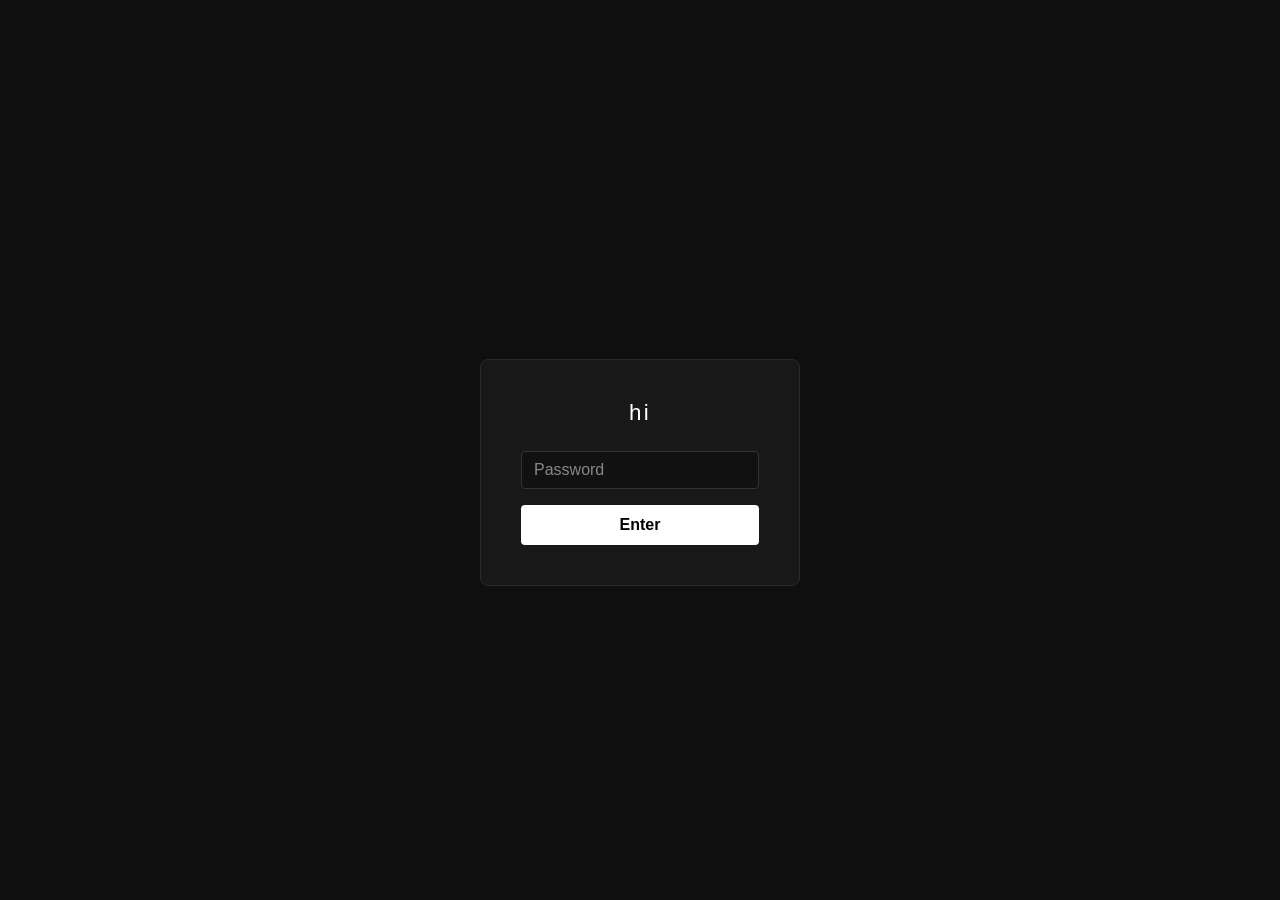
<file: endless.html>
<!doctype html>
<html lang="en">
  <head>
    <meta charset="UTF-8" />
    <meta name="viewport" content="width=device-width, initial-scale=1.0" />
    <title>endless</title>
    <link rel="icon" href="favicon.ico" />
    <link
      href="https://cdn.jsdelivr.net/npm/bootstrap@5.3.8/dist/css/bootstrap.min.css"
      rel="stylesheet"
      integrity="sha384-sRIl4kxILFvY47J16cr9ZwB07vP4J8+LH7qKQnuqkuIAvNWLzeN8tE5YBujZqJLB"
      crossorigin="anonymous"
    />
    <link rel="stylesheet" href="style.css" />
    <link rel="stylesheet" href="extra-quote-styles.css" />
    <style>
      h2 {
        font-size: 24px;
        font-style: italic;
        text-align: center;
        min-height: 40px;
        align-items: center;
        justify-content: center;
        margin-bottom: calc(10% - 48px);
      }
    </style>
  </head>
  <body>
    <nav class="navbar navbar-dark navbar-expand">
      <div class="container-fluid">
        <div class="navbar-nav me-auto navbar-spacing">
          <a class="navbar-brand" href="index.html">home</a>
          <a class="navbar-brand" href="daily.html">daily</a>
          <a class="navbar-brand" href="endless.html">endless</a>
          <a class="navbar-brand" href="globe.html">globe thing</a>
          <a class="navbar-brand" href="steam.html">steam</a>
        </div>
      </div>
    </nav>
    <script src="nav.js"></script>
    <div class="background-wrapper">
      <div class="container mt-4">
        <h1 id="quoteText"></h1>
        <h2 id="quoteDate"></h2>
        <p id="streak"></p>
        <div class="button-grid-4x2" id="button-grid-names"></div>
        <button id="share-button" class="btn btn-dark" style="display: none">
          Share Results
        </button>
        <button id="retry-button" class="btn btn-dark" style="display: none">
          Play Again
        </button>
      </div>
    </div>
    <script src="endless.js"></script>
  </body>
</html>
</file>
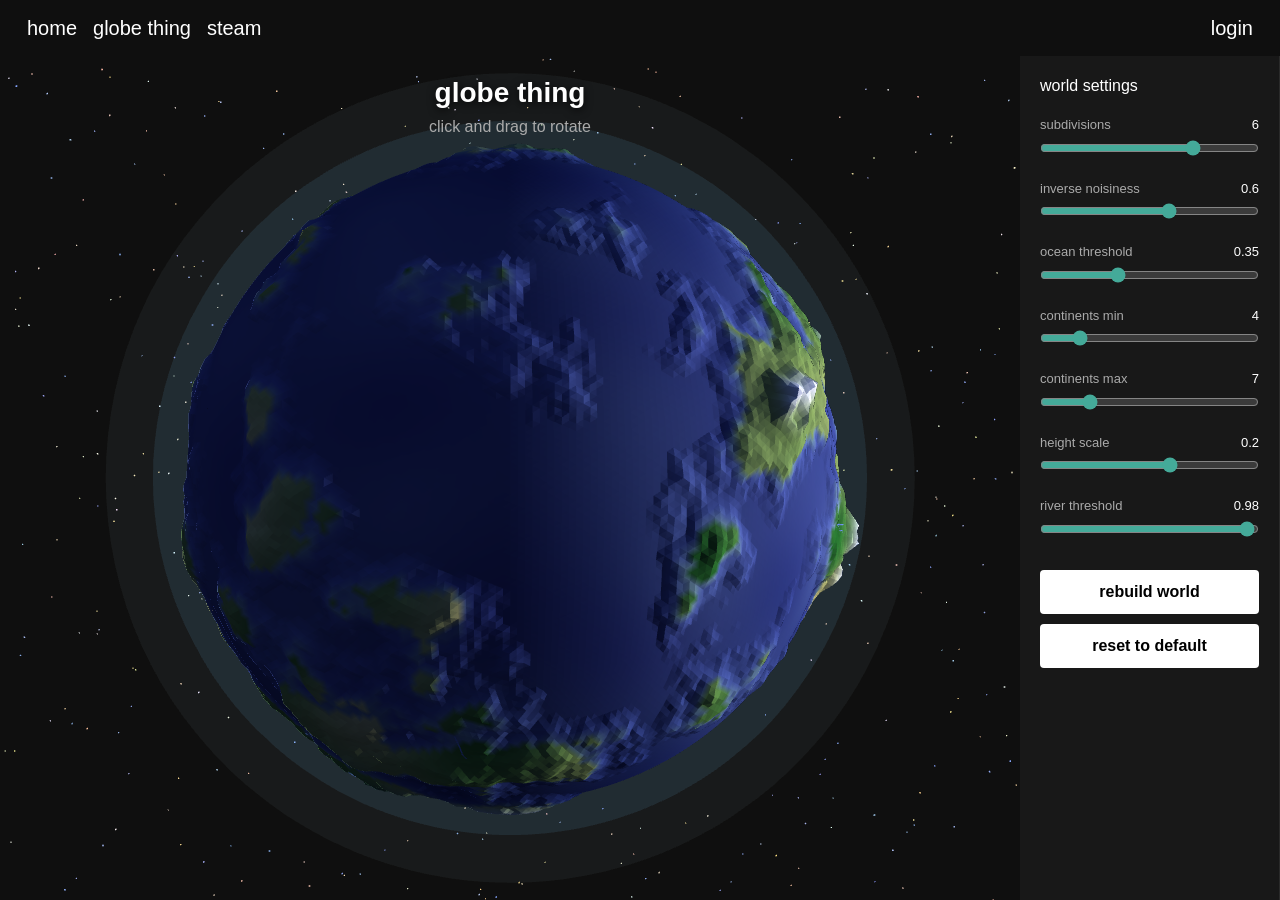
<file: globe.html>
<!doctype html>
<html lang="en">
  <head>
    <meta charset="UTF-8" />
    <meta name="viewport" content="width=device-width, initial-scale=1.0" />
    <title>SPOILERS</title>
    <link rel="icon" href="favicon.ico" />
    <link
      href="https://cdn.jsdelivr.net/npm/bootstrap@5.3.8/dist/css/bootstrap.min.css"
      rel="stylesheet"
      integrity="sha384-sRIl4kxILFvY47J16cr9ZwB07vP4J8+LH7qKQnuqkuIAvNWLzeN8tE5YBujZqJLB"
      crossorigin="anonymous"
    />
    <link rel="stylesheet" href="style.css" />
    <style>
      canvas {
        display: block;
      }
      .page-layout {
        display: flex;
        height: calc(100vh - 56px);
      }
    </style>
  </head>
  <body>
    <nav class="navbar navbar-dark navbar-expand">
      <div class="container-fluid">
        <div class="navbar-nav me-auto navbar-spacing">
          <a class="navbar-brand" href="index.html">home</a>
          <a class="navbar-brand" href="daily.html">daily</a>
          <a class="navbar-brand" href="endless.html">endless</a>
          <a class="navbar-brand" href="globe.html">globe thing</a>
          <a class="navbar-brand" href="steam.html">steam</a>
        </div>
      </div>
    </nav>
    <script src="nav.js"></script>
    <div class="page-layout">
      <div id="globe-container">
        <div id="info-overlay">
          <h2>globe thing</h2>
          <p>click and drag to rotate</p>
        </div>
        <div id="loading">generating world...</div>
        <div id="country-label"></div>
      </div>
      <div id="controls-panel">
        <h3>world settings</h3>

        <div class="control-group">
          <label>subdivisions <span id="val-subdivisions">6</span></label>
          <input
            type="range"
            id="slider-subdivisions"
            min="1"
            max="8"
            step="1"
            value="6"
          />
        </div>

        <div class="control-group">
          <label>inverse noisiness <span id="val-wavelength">0.6</span></label>
          <input
            type="range"
            id="slider-wavelength"
            min="0.01"
            max="1"
            step="0.01"
            value="0.6"
          />
        </div>

        <div class="control-group">
          <label>ocean threshold <span id="val-ocean">0.35</span></label>
          <input
            type="range"
            id="slider-ocean"
            min="0.01"
            max="0.99"
            step="0.01"
            value="0.35"
          />
        </div>

        <div class="control-group">
          <label>continents min <span id="val-cont-min">4</span></label>
          <input
            type="range"
            id="slider-cont-min"
            min="1"
            max="20"
            step="1"
            value="4"
          />
        </div>

        <div class="control-group">
          <label>continents max <span id="val-cont-max">7</span></label>
          <input
            type="range"
            id="slider-cont-max"
            min="1"
            max="30"
            step="1"
            value="7"
          />
        </div>

        <div class="control-group">
          <label>height scale <span id="val-height">0.2</span></label>
          <input
            type="range"
            id="slider-height"
            min="-1"
            max="1"
            step="0.01"
            value="0.2"
          />
        </div>

        <div class="control-group">
          <label>river threshold <span id="val-thresh">0.98</span></label>
          <input
            type="range"
            id="slider-thresh"
            min="0"
            max="1"
            step="0.01"
            value="0.98"
          />
        </div>

        <button id="rebuild-btn">rebuild world</button>
        <button id="reset-default-btn">reset to default</button>
      </div>
    </div>
    <script src="lib/three.min.js"></script>
    <script src="lib/simplex-noise.min.js"></script>
    <script src="sphere-mapgen.js"></script>
    <script src="sphere-to-globe.js"></script>
    <script src="globe.js"></script>
  </body>
</html>
</file>
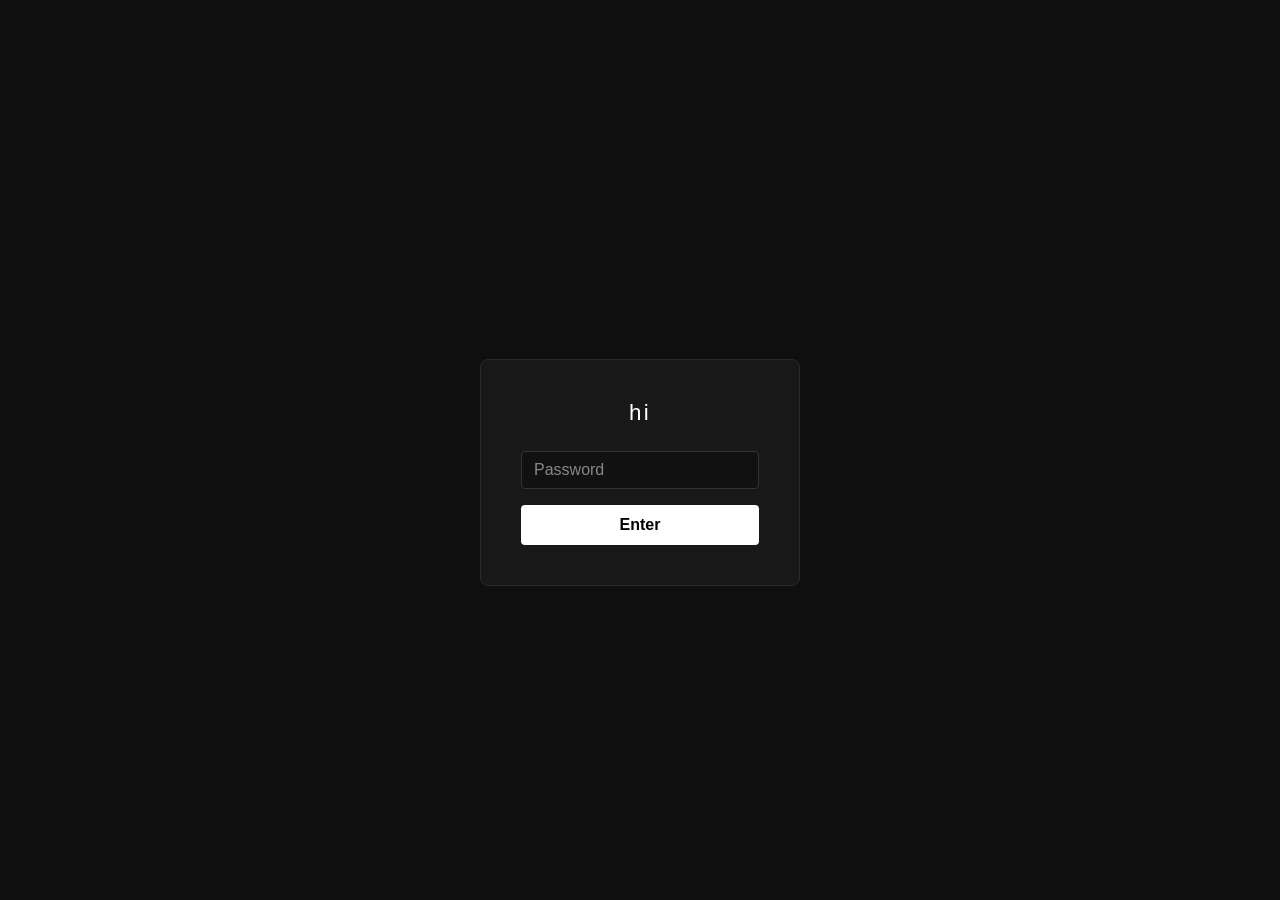
<file: login.html>
<!doctype html>
<html lang="en">
  <head>
    <meta charset="UTF-8" />
    <meta name="viewport" content="width=device-width, initial-scale=1.0" />
    <title>mazerak</title>
    <link rel="icon" href="favicon.ico" />
    <link
      href="https://cdn.jsdelivr.net/npm/bootstrap@5.3.8/dist/css/bootstrap.min.css"
      rel="stylesheet"
      integrity="sha384-sRIl4kxILFvY47J16cr9ZwB07vP4J8+LH7qKQnuqkuIAvNWLzeN8tE5YBujZqJLB"
      crossorigin="anonymous"
    />
    <link rel="stylesheet" href="style.css" />
    <style>
      .background-wrapper {
        align-items: center;
      }
    </style>
  </head>
  <body style="visibility: hidden">
    <div class="background-wrapper">
      <div class="login-card">
        <h1>hi</h1>
        <div class="mb-3">
          <input
            type="password"
            id="password"
            class="form-control"
            placeholder="Password"
          />
        </div>
        <button id="login-button" class="btn btn-dark w-100">Enter</button>
        <p id="error-msg" class="error-msg">Invalid password</p>
      </div>
    </div>
    <script src="login.js"></script>
  </body>
</html>
</file>
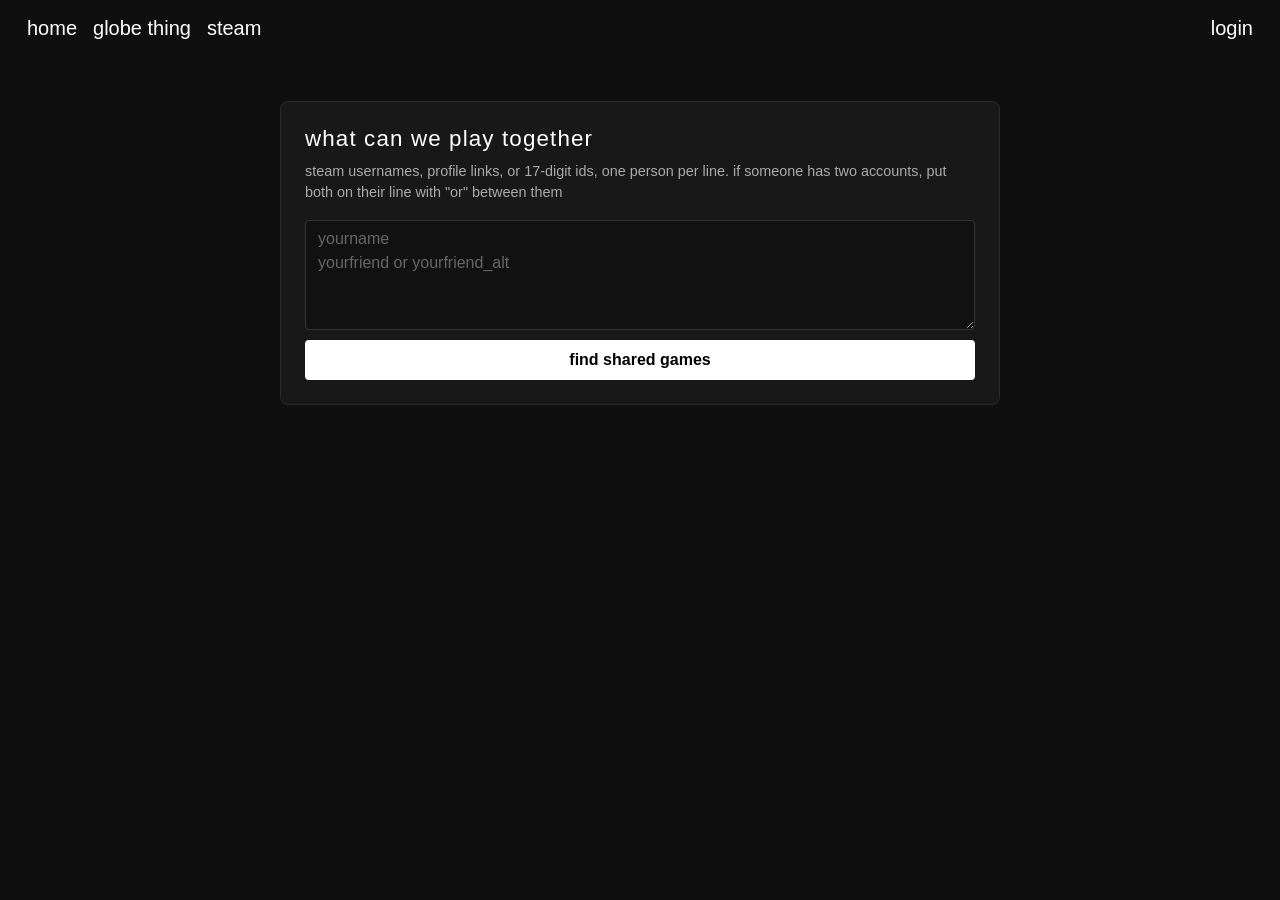
<file: steam.html>
<!doctype html>
<html lang="en">
  <head>
    <meta charset="UTF-8" />
    <meta name="viewport" content="width=device-width, initial-scale=1.0" />
    <title>mazerak</title>
    <link rel="icon" href="favicon.ico" />
    <link
      href="https://cdn.jsdelivr.net/npm/bootstrap@5.3.8/dist/css/bootstrap.min.css"
      rel="stylesheet"
      integrity="sha384-sRIl4kxILFvY47J16cr9ZwB07vP4J8+LH7qKQnuqkuIAvNWLzeN8tE5YBujZqJLB"
      crossorigin="anonymous"
    />
    <link rel="stylesheet" href="style.css" />
    <style>
      /* style.css locks html/body to the window, so the area under the navbar scrolls instead */
      body {
        display: flex;
        flex-direction: column;
      }
      .background-wrapper {
        flex: 1 1 auto;
        min-height: 0;
        overflow-y: auto;
        flex-direction: column;
        justify-content: flex-start;
        align-items: center;
        padding: 5vh 16px 32px;
        scrollbar-color: #333 #0f0f0f;
      }
      .steam-panel {
        width: 100%;
        max-width: 720px;
        margin-bottom: 16px;
      }
      .steam-card {
        padding: 1.5rem;
        border: 1px solid #2a2a2a;
        border-radius: 8px;
        background: #181818;
      }
      .steam-card h1 {
        font-size: 1.4rem;
        letter-spacing: 0.05em;
        color: #fff;
        margin-bottom: 0.5rem;
      }
      .steam-sub {
        color: #aaa;
        font-size: 0.9rem;
        margin-bottom: 1rem;
      }
      #names {
        min-height: 110px;
        resize: vertical;
        background: #111;
        border: 1px solid #333;
        color: #e0e0e0;
        border-radius: 4px;
      }
      #names:focus {
        border-color: #555;
        box-shadow: none;
      }
      #names::placeholder {
        color: #666;
      }
      #go {
        width: 100%;
        margin-top: 10px;
        padding: 0.5rem;
        background: #fff;
        color: #000;
        border: none;
        border-radius: 4px;
        font-weight: 600;
      }
      #go:hover {
        background: #ddd;
      }
      #go:disabled {
        background: #555;
        color: #999;
      }
      #status {
        margin-top: 1rem;
        color: #aaa;
      }
      #status.is-error {
        color: #e05555;
      }
      #notes {
        margin-top: 1rem;
        padding: 0.75rem 1rem;
        background: #141414;
        border: 1px solid #2a2a2a;
        border-left: 3px solid #a08440;
        border-radius: 4px;
        color: #c9b27a;
        font-size: 0.85rem;
      }
      .game-list {
        border: 1px solid #2a2a2a;
        border-radius: 8px;
        background: #181818;
        overflow: hidden;
      }
      .game-row {
        display: grid;
        grid-template-columns: 150px 1fr;
        gap: 14px;
        align-items: center;
        padding: 10px 12px;
      }
      .game-row + .game-row {
        border-top: 1px solid #2a2a2a;
      }
      .game-row:hover {
        background: #1d1d1d;
      }
      .game-row img {
        width: 150px;
        height: 56px;
        object-fit: cover;
        border-radius: 4px;
        background: #222;
      }
      .game-row a {
        color: #fff;
        font-weight: 600;
        text-decoration: none;
      }
      .game-row a:hover {
        text-decoration: underline;
      }
      .game-hours {
        font-size: 13px;
        color: #888;
      }
      .game-tag {
        display: inline-block;
        margin: 4px 4px 0 0;
        padding: 1px 8px;
        background: #222;
        border: 1px solid #333;
        border-radius: 4px;
        color: #bbb;
        font-size: 12px;
      }
      .unknown-games {
        margin-top: 16px;
        padding: 1rem;
      }
      .unknown-games summary {
        color: #aaa;
        cursor: pointer;
      }
      .unknown-games .game-list {
        margin-top: 0.75rem;
      }
      @media (max-width: 520px) {
        .game-row {
          grid-template-columns: 1fr;
        }
        .game-row img {
          width: 100%;
          height: auto;
          aspect-ratio: 184 / 69;
        }
      }
    </style>
  </head>
  <body>
    <nav class="navbar navbar-dark navbar-expand">
      <div class="container-fluid">
        <div class="navbar-nav me-auto navbar-spacing">
          <a class="navbar-brand" href="index.html">home</a>
          <a class="navbar-brand" href="daily.html">daily</a>
          <a class="navbar-brand" href="endless.html">endless</a>
          <a class="navbar-brand" href="globe.html">globe thing</a>
          <a class="navbar-brand" href="steam.html">steam</a>
        </div>
      </div>
    </nav>
    <script src="nav.js"></script>

    <div class="background-wrapper">
      <div class="steam-panel steam-card">
        <h1>what can we play together</h1>
        <p class="steam-sub">
          steam usernames, profile links, or 17-digit ids, one person per line.
          if someone has two accounts, put both on their line with "or" between them
        </p>
        <textarea
          id="names"
          class="form-control"
          placeholder="yourname&#10;yourfriend or yourfriend_alt"
        ></textarea>
        <button id="go" class="btn">find shared games</button>
        <p id="status" hidden></p>
        <div id="notes" hidden></div>
      </div>

      <div id="results" class="steam-panel"></div>
    </div>

    <script>
      const API = "https://api.mazerak.com";

      const $ = (id) => document.getElementById(id);
      const esc = (s) =>
        String(s).replace(/[&<>"]/g, (c) => ({ "&": "&amp;", "<": "&lt;", ">": "&gt;", '"': "&quot;" })[c]);
      try { $("names").value = localStorage.getItem("steam-names") || ""; } catch {}

      function setStatus(text, isError) {
        const s = $("status");
        s.hidden = false;
        s.textContent = text;
        s.classList.toggle("is-error", !!isError);
      }

      async function api(path, body) {
        const r = await fetch(API + path, {
          method: "POST",
          headers: { "Content-Type": "application/json", Authorization: localStorage.getItem("token") || "" },
          body: JSON.stringify(body),
        });
        const d = await r.json().catch(() => ({ error: `server error (${r.status})` }));
        if (!r.ok) {
          const err = new Error(d.error || `server error (${r.status})`);
          err.status = r.status; // 403 = private library
          throw err;
        }
        return d;
      }

      // Ask the server about shared games in batches so we can show progress
      async function checkGames(ids, onProgress) {
        const info = {};
        onProgress(0);
        for (let i = 0; i < ids.length; i += 20) {
          const { apps } = await api("/steam/apps", { ids: ids.slice(i, i + 20) });
          Object.assign(info, apps);
          onProgress(Math.min(i + 20, ids.length));
        }
        return info;
      }

      // One person = one or more accounts. Their libraries are merged and hours added up.
      // Private accounts are left out and reported in notes instead of stopping everything.
      async function loadPerson(accounts) {
        const results = await Promise.all(
          accounts.map((a) =>
            api("/steam/owned", { user: a }).then(
              (data) => ({ data }),
              (e) => {
                if (e.status === 403) return { privateMsg: e.message };
                throw e;
              }
            )
          )
        );
        const found = results.filter((r) => r.data).map((r) => r.data);
        const notes = results.filter((r) => r.privateMsg).map((r) => "skipped: " + r.privateMsg);
        if (!found.length) return { notes };

        const byId = {};
        for (const acc of found) {
          for (const g of acc.games) {
            if (byId[g.appid]) byId[g.appid].hours = Math.round((byId[g.appid].hours + g.hours) * 10) / 10;
            else byId[g.appid] = { ...g };
          }
        }
        return {
          person: { name: found.map((a) => a.name).join(" / "), games: Object.values(byId), byId },
          notes,
        };
      }

      function showNotes(notes) {
        $("notes").hidden = !notes.length;
        $("notes").innerHTML = notes.map((n) => `<div>${esc(n)}</div>`).join("");
      }

      function row(g, people) {
        const hours = people.map((p) => `${esc(p.name)}: ${p.byId[g.appid].hours}h`).join(", ");
        const tags = (g.tags || []).map((t) => `<span class="game-tag">${esc(t)}</span>`).join("");
        return `<div class="game-row">
          <img loading="lazy" alt="" src="https://cdn.cloudflare.steamstatic.com/steam/apps/${g.appid}/capsule_184x69.jpg" onerror="this.style.visibility='hidden'">
          <div>
            <a href="https://store.steampowered.com/app/${g.appid}" target="_blank" rel="noopener">${esc(g.name)}</a>
            <div class="game-hours">${hours}</div>
            <div>${tags}</div>
          </div>
        </div>`;
      }

      $("go").onclick = async () => {
        const lines = $("names").value.split(/\n|,/).map((s) => s.trim()).filter(Boolean);
        if (lines.length < 2) return setStatus("enter at least two people", true);
        try { localStorage.setItem("steam-names", lines.join("\n")); } catch {}
        const groups = lines.map((l) => l.split(/\s*\|\s*|\s+or\s+/i).filter(Boolean));

        $("go").disabled = true;
        $("results").innerHTML = "";
        showNotes([]);
        setStatus("grabbing libraries…");

        try {
          const loaded = await Promise.all(groups.map(loadPerson));
          showNotes(loaded.flatMap((l) => l.notes));
          const people = loaded.filter((l) => l.person).map((l) => l.person);
          if (people.length < 2) throw new Error("need at least two people with public libraries to compare");

          const shared = people[0].games.filter((g) => people.every((p) => p.byId[g.appid]));
          const ids = shared.map((g) => g.appid);
          const info = await checkGames(ids, (n) =>
            setStatus(`checking which of your ${ids.length} shared games are multiplayer… ${n}/${ids.length}`)
          );

          const total = (g) => people.reduce((sum, p) => sum + p.byId[g.appid].hours, 0);
          const mp = shared
            .filter((g) => info[g.appid]?.mp === true)
            .map((g) => ({ ...g, tags: info[g.appid].tags }))
            .sort((a, b) => total(b) - total(a));
          const unknown = shared
            .filter((g) => !info[g.appid] || info[g.appid].mp === null)
            .sort((a, b) => a.name.localeCompare(b.name));

          setStatus(`${people.map((p) => p.name).join(", ")} share ${shared.length} game${shared.length === 1 ? "" : "s"}, ${mp.length} of them multiplayer`);
          $("results").innerHTML =
            (mp.length ? `<div class="game-list">${mp.map((g) => row(g, people)).join("")}</div>` : "") +
            (unknown.length
              ? `<details class="steam-card unknown-games"><summary>${unknown.length} shared game${unknown.length === 1 ? "" : "s"} couldn't be checked (delisted, or steam was busy)</summary>
                 <div class="game-list">${unknown.map((g) => row(g, people)).join("")}</div></details>`
              : "");
        } catch (e) {
          if (e.message !== "logged out") setStatus(e.message, true);
        }
        $("go").disabled = false;
      };
    </script>
  </body>
</html>
</file>
<file: style.css>
* {
  margin: 0;
  padding: 0;
  box-sizing: border-box;
}

body {
  min-height: 100vh;
  background: #0f0f0f;
  color: #e0e0e0;
  font-family: "Segoe UI", sans-serif;
}

.background-wrapper {
  min-height: 100vh;
  display: flex;
  align-items: flex-start;
  justify-content: center;
  padding-top: 5vh;
}

.login-card {
  width: 320px;
  padding: 2.5rem;
  border: 1px solid #2a2a2a;
  border-radius: 8px;
  background: #181818;
}

.login-card h1 {
  text-align: center;
  margin-bottom: 1.5rem;
  font-size: 1.4rem;
  letter-spacing: 0.1em;
  color: #fff;
}

.login-card .form-control {
  background: #111;
  border: 1px solid #333;
  color: #e0e0e0;
  border-radius: 4px;
}

.login-card .form-control:focus {
  background: #111;
  border-color: #555;
  color: #e0e0e0;
  box-shadow: none;
}

.login-card .btn-dark {
  background: #fff;
  color: #000;
  border: none;
  font-weight: 600;
  border-radius: 4px;
  padding: 0.5rem;
}

.login-card .btn-dark:hover {
  background: #ddd;
}

.login-card .form-control::placeholder {
  color: #888;
}

.error-msg {
  text-align: center;
  color: #e05555;
  font-size: 0.85rem;
  margin-top: 1rem;
  display: none;
}

.error-msg.visible {
  display: block;
}

html,
body {
  overflow: hidden;
  height: 100%;
}

.button-grid-4x2 {
  display: grid;
  grid-template-columns: repeat(4, 1fr);
  gap: 10px;
  margin-bottom: 20%;
}

.button-grid-4x2 .btn {
  font-size: 20px;
  height: 80px;
}

.navbar-spacing {
  margin-left: 15px;
  margin-right: 15px;
}

.button-grid-3x3 {
  display: grid;
  grid-template-columns: repeat(3, 1fr);
  gap: 10px;
  margin-bottom: 10%;
}

.button-grid-3x3 .btn {
  font-size: 20px;
  height: 80px;
}

#share-button {
  margin-top: 20px;
  max-width: 300px;
  background: #fff;
  color: #000;
  font-weight: 600;
  border: none;
  display: block;
  margin: 20px auto 0;
}

#share-button:hover {
  background: #ddd;
}

#streak {
  font-size: 18px;
  text-align: center;
  margin-bottom: 20px;
  color: #aaa;
}

#retry-button {
  max-width: 300px;
  background: #fff;
  color: #000;
  font-weight: 600;
  border: none;
  display: block;
  margin: 10px auto 0;
}
#retry-button:hover {
  background: #ddd;
}

#globe-container {
  width: 100%;
  height: calc(100vh - 56px);
  position: relative;
}

#info-overlay {
  position: absolute;
  top: 20px;
  left: 50%;
  transform: translateX(-50%);
  text-align: center;
  pointer-events: none;
  z-index: 10;
}
#info-overlay h2 {
  font-size: 28px;
  font-weight: bold;
  color: #fff;
  text-shadow: 0 2px 8px rgba(0, 0, 0, 0.8);
  margin: 0;
}
#info-overlay p {
  font-size: 16px;
  color: #aaa;
  margin: 5px 0 0;
}
#country-label {
  position: absolute;
  padding: 6px 14px;
  background: rgba(24, 24, 24, 0.9);
  border: 1px solid #333;
  border-radius: 6px;
  color: #e0e0e0;
  font-size: 14px;
  pointer-events: none;
  display: none;
  z-index: 10;
}

#loading {
  position: absolute;
  top: 50%;
  left: 50%;
  transform: translate(-50%, -50%);
  color: #aaa;
  font-size: 18px;
  z-index: 10;
}

#controls-panel {
  width: 260px;
  min-width: 260px;
  padding: 20px;
  background: #181818;
  border-right: 1px solid #2a2a2a;
  overflow-y: auto;
}
#controls-panel h3 {
  font-size: 16px;
  color: #fff;
  margin-bottom: 20px;
}
.control-group {
  margin-bottom: 16px;
}
.control-group label {
  display: flex;
  justify-content: space-between;
  font-size: 13px;
  color: #aaa;
  margin-bottom: 4px;
}
.control-group label span {
  color: #fff;
}
.control-group input[type="range"] {
  width: 100%;
  accent-color: #4a9;
}
#rebuild-btn {
  width: 100%;
  padding: 10px;
  margin-top: 10px;
  background: #fff;
  color: #000;
  border: none;
  border-radius: 4px;
  font-weight: 600;
  cursor: pointer;
}
#rebuild-btn:hover {
  background: #ddd;
}
#rebuild-btn:disabled {
  background: #555;
  color: #999;
  cursor: not-allowed;
}
#globe-container {
  flex: 1;
  position: relative;
}

#reset-default-btn {
  width: 100%;
  padding: 10px;
  margin-top: 10px;
  background: #fff;
  color: #000;
  border: none;
  border-radius: 4px;
  font-weight: 600;
  cursor: pointer;
}
#reset-default-btn:hover {
  background: #ddd;
}
#reset-default-btn:disabled {
  background: #555;
  color: #999;
  cursor: not-allowed;
}
</file>
<file: extra-quote-styles.css>
body::before {
  content: "";
  position: fixed;
  top: 0;
  left: 0;
  width: 100%;
  height: 100%;
  background: url(blobcat.jpg) center/cover no-repeat;
  opacity: 0.025;
  filter: blur(8px);
  z-index: -1;
}
h1 {
  font-size: 48px;
  font-weight: bold;
  text-align: center;
  min-height: 160px;
  align-items: center;
  justify-content: center;
  margin-top: 7%;
  max-height: 160px;
  overflow-y: auto;
}
h2 {
  font-size: 24px;
  font-style: italic;
  text-align: center;
  min-height: 40px;
  align-items: center;
  justify-content: center;
  margin-bottom: 10%;
}
</file>
